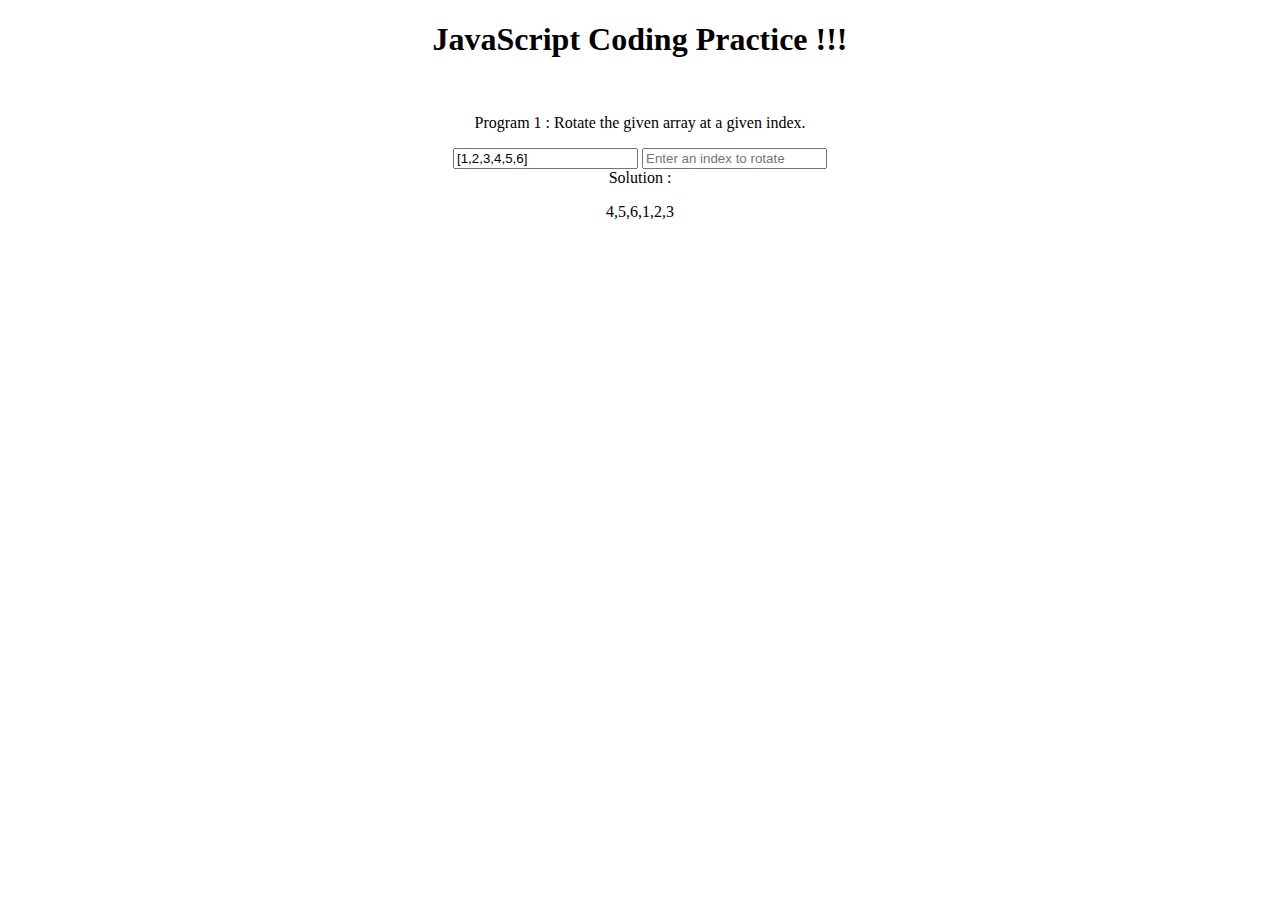
<file: index.html>
<!doctype html>
<html lang="en">

<head>
    <meta charset="utf-8">
    <meta name="viewport" content="width=device-width, initial-scale=1">
    <link rel="stylesheet" href="style.css">
    <title>JavaScript Coding Practice</title>
</head>

<body class="body">
    <h1>JavaScript Coding Practice !!!</h1>
    <br />
    <p>Program 1 : Rotate the given array at a given index.<br />
    <!-- Samle Input and Output...
        <div class="example1">const arr = [1,2,3,4,5,6]<br />
        const index = 3<br />
        const output = [4,5,6,1,2,3]<br /> 
    </div>-->
    <div>
        <input type="text" id="arr" placeholder="Enter an array" value="[1,2,3,4,5,6]"/>
        <input type="number" id="index" placeholder="Enter an index to rotate" value=3/>
    </div>
<div > Solution : <p id="rotatedArray"></p> </div>
    </p>
<script src="script.js"></script>
</body>

</html>
</file>
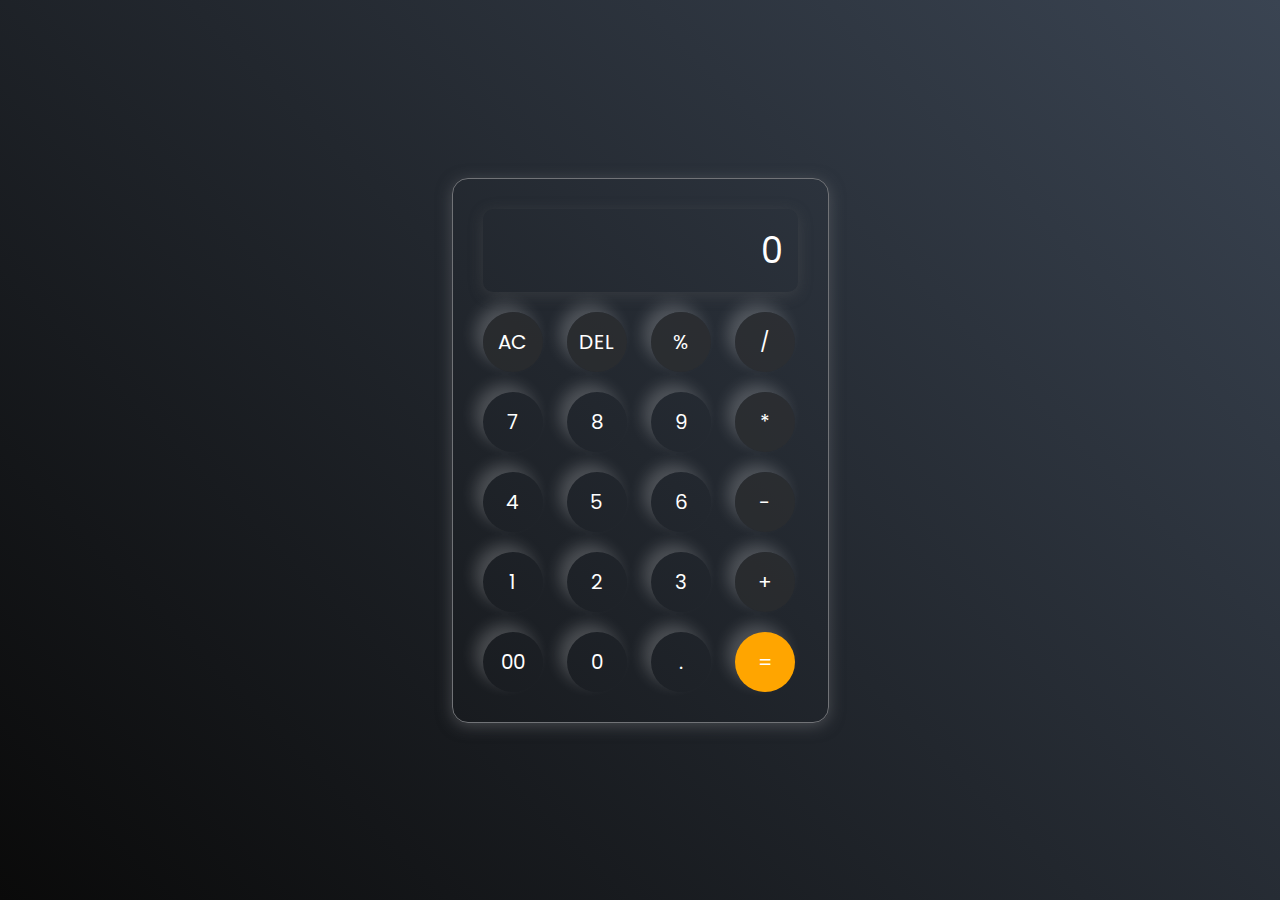
<file: Calculator/index.html>
<!DOCTYPE html>
<html lang="en">
<head>
    <meta charset="UTF-8">
    <meta http-equiv="X-UA-Compatible" content="IE=edge">
    <meta name="viewport" content="width=device-width, initial-scale=1.0">
    <link rel="stylesheet" href="style.css">
    <title>Calculator -- Learning CSS</title>
</head>
<body>
    <div class="Calculator">
        <input type="text" name="" id="inputBox" placeholder="0">
        <div>
            <button class="operator">AC</button>
            <button class="operator">DEL</button>
            <button class="operator">%</button>
            <button class="operator">/</button>
        </div>
        <div>
            <button>7</button>
            <button>8</button>
            <button>9</button>
            <button class="operator">*</button>
        </div>
        <div>
            <button>4</button>
            <button>5</button>
            <button>6</button>
            <button class="operator">-</button>
        </div>
        <div>
            <button>1</button>
            <button>2</button>
            <button>3</button>
            <button class="operator">+</button>
        </div>
        <div>
            <button>00</button>
            <button>0</button>
            <button>.</button>
            <button class="equals">=</button>
        </div>
    </div>
    <script src="script.js"></script>
</body>
</html>
</file>
<file: style.css>
/* .h1{
    text-align: center;
} */

.body {
    text-align: center;
}
</file>
<file: Calculator/style.css>
@import url('https://fonts.googleapis.com/css2?family=Poppins:wght@500&display=swap');

*{
    margin: 0;
    padding: 0;
    box-sizing: border-box;
    font-family: 'Poppins', sans-serif;
}

body{
    width: 100%;
    height: 100vh;
    display: flex;
    justify-content: center;  /* horizontally aligin items center*/
    align-items: center;  /* vertically aligin items center*/
    background:linear-gradient(45deg, #0a0a0a,#3a4452);
}

.Calculator{
    border: 1px solid #717377;
    padding: 20px;
    border-radius: 16px;
    background: transparent;
    box-shadow: 0px 3px 15px rgba(113, 115, 119, 0.5);
}

input{
    width: 315px;
    padding: 15px;
    margin: 10px;
    background: transparent;
    border: none;
    border-radius: 10px;
    font-size: 35px;
    text-align: right;
    box-shadow: 0px 3px 15px rgba(104, 102, 102, 0.3);
    cursor: pointer;
    color: #ffffff;
}

input::placeholder{
    color: #ffffff;
}
button{
    width: 60px;
    height: 60px;
    margin: 10px;
    border: none;
    background: transparent;
    color: #ffffff;
    border-radius: 50px;
    box-shadow: -8px -8px 15px rgba(255, 255, 255, 0.2);
    cursor: pointer;
    font-size: 20px;
}

.equals{
    background: #FFA500;
}

.operator{
    background: #302f2f86;
}
</file>
